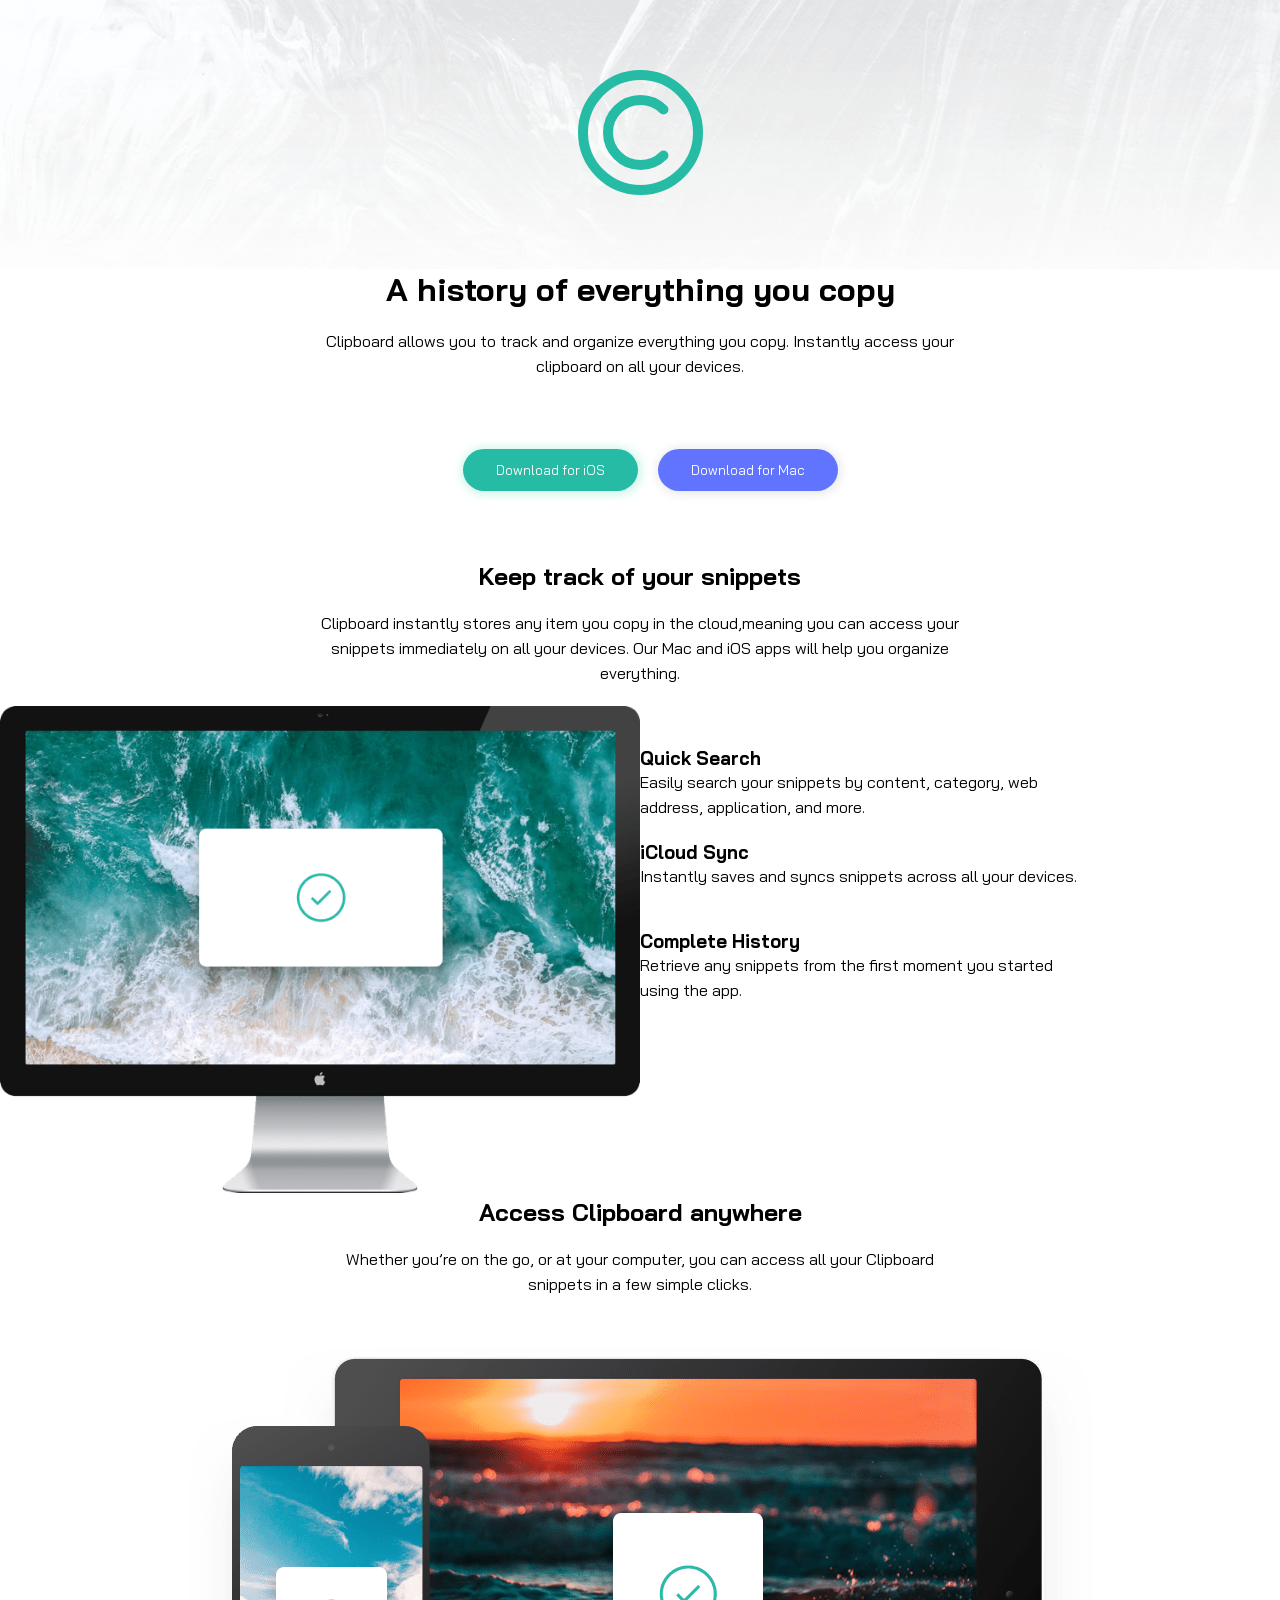
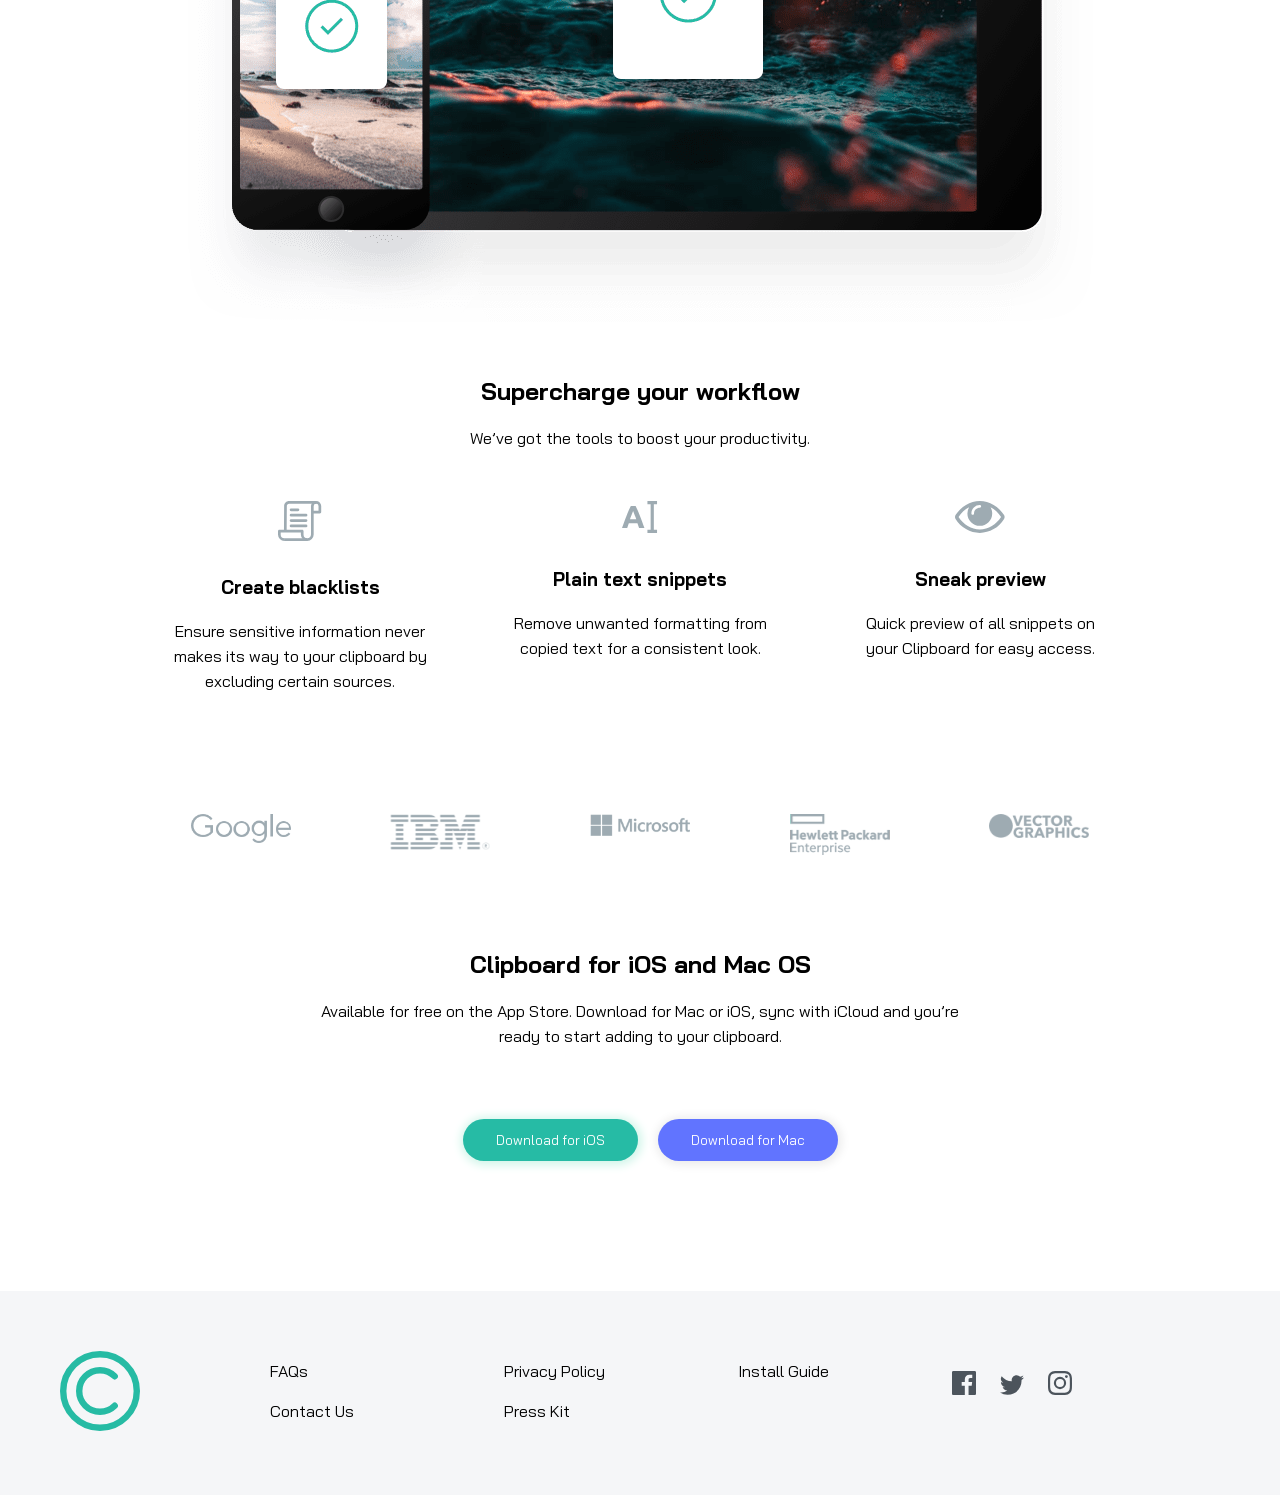
<file: index.html>
<!DOCTYPE html>
<html lang="en">

<head>
    <meta charset="UTF-8">
    <meta name="viewport" content="width=device-width, initial-scale=1.0">
    <title>Document</title>
    <link rel="stylesheet" href="index.css">
    <link rel="shortcut icon" href="/images/favicon-32x32.png" type="image/x-icon">
</head>

<body>
    <div class="main-container">
        <div id="hero">
            <div class="hero">
                <img src="/images/logo.svg" alt="">
            </div>
        </div>

        <h1>A history of everything you copy</h1>

        <p> Clipboard allows you to track and organize everything you copy. Instantly access your clipboard on all your
            devices.</p>

        <div class="button">
            <div class="but1">
                <button> Download for iOS</button>
            </div>

            <div class="but2">
                <button>Download for Mac</button>
            </div>
        </div>

        <h2> Keep track of your snippets</h2>

        <p>Clipboard instantly stores any item you copy in the cloud,meaning you can access your snippets immediately on
            all your devices. Our Mac and iOS apps will help you organize everything.</p>

        <div class="part2">
            <div class="pic1">
                <img src="/images/image-computer.png" alt="">
            </div>
            <div class="text">
                <h3>Quick Search</h3>
                <p id="text"> Easily search your snippets by content, category, web address, application, and more.
                </p>
                <br>

                <h3>iCloud Sync</h3>
                <p id="text"> Instantly saves and syncs snippets across all your devices.
                </p> <br>
                <br>

                <h3>Complete History</h3>
                <p id="text">Retrieve any snippets from the first moment you started using the app.</p>
            </div>
        </div>

        <h2>Access Clipboard anywhere</h2>

        <p> Whether you’re on the go, or at your computer, you can access all your Clipboard snippets in a few simple
            clicks.</p>

        <div class="pic2">
            <img src="/images/image-devices.png" alt="">
        </div>


        <h2> Supercharge your workflow</h2>

        <p>We’ve got the tools to boost your productivity.</p>

        <div class="set">
            <div class="set1">
                <img src="/images/icon-blacklist.svg" alt="">
                <h3>Create blacklists</h3>

                <p> Ensure sensitive information never makes its
                    way to your clipboard by excluding certain
                    sources.</p>
            </div>
            <div class="set1">
                <img src="/images/icon-text.svg" alt="">
                <h3>Plain text snippets</h3>

                <p>Remove unwanted formatting from copied text for a consistent look.</p>

            </div>
            <div class="set1">
                <img src="/images/icon-preview.svg" alt="">
                <h3> Sneak preview</h3>

                <p> Quick preview of all snippets on your Clipboard for easy access.</p>
            </div>

        </div>


        <div class="pic3">
            <div class="search">
                <img src="/images/logo-google.png" alt="Google">
            </div>
            <div class="search">
                <img src="/images/logo-ibm.png" alt="ibm">
            </div>
            <div class="search">
                <img src="/images/logo-microsoft.png" alt="microsoft">
            </div>
            <div class="search">
                <img src="/images/logo-hp.png" alt="">
            </div>
            <div class="search">
                <img src="/images/logo-vector-graphics.png" alt="vector">
            </div>
        </div>


        <h2>Clipboard for iOS and Mac OS</h2>

        <p> Available for free on the App Store. Download for Mac or iOS, sync with iCloud and you’re ready to start
            adding to your clipboard.</p>

        <div class="button">
            <div class="but1">
                <button> Download for iOS</button>
            </div>

            <div class="but2">
                <button>Download for Mac</button>
            </div>
        </div>


        <footer>
            <div class="f0">
                <img src="/images/logo.svg" alt="">
            </div>

            <div class="f1">
                <a href="">FAQs</a>
                <br>
                <br>
                <a href="">Contact Us</a>
            </div>


            <div class="f1">
                <a href="">Privacy Policy</a>
                <br>
                <br>
                <a href="">Press Kit</a>
            </div>


            <div class="f1">
                <a href="">Install Guide</a>
            </div>


            <div class="social">
                <img src="/images/icon-facebook.svg" alt="fb">
                <img src="/images/icon-twitter.svg" alt="Twt">
                <img src="/images/icon-instagram.svg" alt="Ig">
            </div>
        </footer>




    </div>
</body>

</html>
</file>
<file: index.css>
@import url('https://fonts.googleapis.com/css2?family=Bai+Jamjuree:ital,wght@0,200;0,300;0,400;0,500;0,600;0,700;1,200;1,300;1,400;1,500;1,600;1,700&family=Fraunces:ital,opsz,wght@0,9..144,100..900;1,9..144,100..900&family=Karla:ital,wght@0,200..800;1,200..800&family=League+Spartan:wght@100..900&family=Montserrat:ital,wght@0,100..900;1,100..900&family=Open+Sans:ital,wght@0,300..800;1,300..800&family=Outfit:wght@100..900&family=Raleway:ital,wght@0,100..900;1,100..900&family=Young+Serif&display=swap');

* {
    padding: 0;
    margin: 0;
    box-sizing: border-box;
}

body {
    background-color: #fff;
}

.main-container {
    width: 100%;
    font-family: Bai Jamjuree;
    text-align: center;
    background-color: white;
}

#hero {
    width: 100%;
    background-image: url(/images/bg-header-desktop.png), url(/images/jpg\(3\));
    background-color: white;
    background-size: cover;
    background-repeat: no-repeat;
    display: flex;
    justify-content: center;
}

.hero img {
    padding: 70px 0px;
}

p {
    text-align: center;
    max-width: 50%;
    margin: 20px auto;
}


.button {
    display: flex;
    flex-direction: row;
    justify-content: center;
    margin-bottom: 70px;
}

button {
    padding: 13px 33px;
    border-radius: 30px;
    margin-top: 50px;
    margin-left: 20px;
    color: white;
    font-family: Bai Jamjuree;
    border: none;
    box-shadow: 5px 5px;
}

button:hover {
    cursor: pointer;
}

.but1 button {
    background-color: #26BBA5;
    /* box-shadow: 5px 5px #26BBA5; */
    box-shadow: 1px 1px 10px 3px #D0F5E9;
}
.but1 button:hover{
    background-color: #04463c ;
}

.but2 button {
    background-color: #6174FF;
    box-shadow: 1px 1px 10px 3px #ECECEC;
}
.but2 button:hover{
    background-color:#050b38 ;
}
p {
    line-height: 25px;
    /* max-width: 300px; */
}

.part2 {
    width: 100%;
    display: flex;
    flex-direction: row;
    justify-content: center;
    
}

.pic1 {
    width: 50%;
    /* padding-left: 30px; */
}

.pic1 img {
    width: 100%;
}

.set1 p {
    max-width: 80%;
}

.text {
    width: 50%;
    /* padding-left: 100px; */
    padding-top: 40px;
    text-align: justify;
}

#text {
    text-align: left;
    margin: 0;
    max-width: 70%;
}

.pic2 {
    width: 100%;
    margin: 50px 0px;
}

.set {
    width: 100%;
    display: flex;
    flex-direction: row;
    padding: 10px 90px;
    margin: 40px 0px;
    justify-content: center;
}

.set1 {
    width: 30%;
    margin: 0px 5px;
}

.set1 img,
.set2 img,
.set3 img {
    margin-bottom: 30px;
}

.pic3 {
    width: 78%;
    /* border: 1px solid; */
    display: flex;
    margin: 90px auto;
    flex-direction: row;

}

.search {
    width: 20%;
}

.search img {
    width: 100px;
}

footer {
    margin-top: 130px;
    background-color: #F5F6F8;
    padding: 60px;
    display: flex;
    flex-direction: row;
    width: 100%;
    text-align: left;

}

.f0 img {
    width: 80px;
    margin-right: 100px;

}

.f1 {
    width: 15%;
    margin: 0 30px;
    padding-top: 10px;
    /* border: 1px solid; */
}

a {
    text-align: left;
    text-decoration: none;
    color: black;
}

a:hover {
    color: #4BC1B0;
}

.social img {
    margin: 20px 10px;
}

.social img:hover {
    cursor: pointer;
    background-color: #4BC1B0
}


@media screen and (max-width:900px) {
    .main-container {
        width: 100%;
        text-align: center;
    }

    .hero {
        background-image: url(/images/bg-header-mobile.png);
    }

    .button {
        flex-direction: column;
    }

    button {
        width: 88%;
        margin: 20px auto;

    }

    h1,
    h2,
    h3 {
        padding: 10px 20px;
        text-wrap: wrap;

    }

    p {
        font-size: 15px;
        padding: 10px 20px;
        max-width: 100%;

    }

    .pic1 {
        width: 100%;
        padding-left: 0;
    }

    .pic1 img {
        width: 100%;
    }

    .text {
        padding-left: 0;
        width: 100%;
    }

    #text {
        text-align: center;
        text-wrap: wrap;
        margin: 10px auto;
    }

    h3 {
        text-align: center;
    }

    .set {
        flex-direction: column;
        padding: 0;
        text-align: center;
        width: 100%;
    }

    .set1 {
        width: 100%;
    }

    .set1 img {
        width: 50px;
    }

    .part2 {
        flex-direction: column;
        padding: 0 20px;

    }

    .pic2 {
        width: 100%;
        padding: 0 20px;
    }

    .pic2 img {
        width: 100%;
        padding-left: 0;
    }

    .pic3 {
        width: 100%;
        flex-direction: column;
        padding: 0 20px;

    }


    .search {
        width: 90%;
    }

    .search img {
        width: 50%;
        flex-wrap: wrap;
        margin: 20px auto;
    }

    footer {
        width: 100%;
        flex-direction: column;
        /* justify-content: center; */
        /* margin: 0 auto; */
        padding: 0;
        /* border: 1px solid; */
        text-align: center;

    }

    .f0 {
        display: flex;
        /* margin: 0px auto; */
        justify-content: center;
        padding: 0;
        width: 100%;
    }

    .f0 img {
        width: 50px;
        margin: 30px auto;
    }

    .f1 {
        width: 100%;
        display: block;
        margin: 0 auto;
        text-align: center;

    }

    a {
        text-align: center;
        text-wrap: nowrap;
        padding-bottom: 10px;
    }

    .social {
        display: flex;
        flex-direction: row;
        margin: 10px auto;
    }

    .social img {
        margin: 30px 10px;
    }


}
</file>
